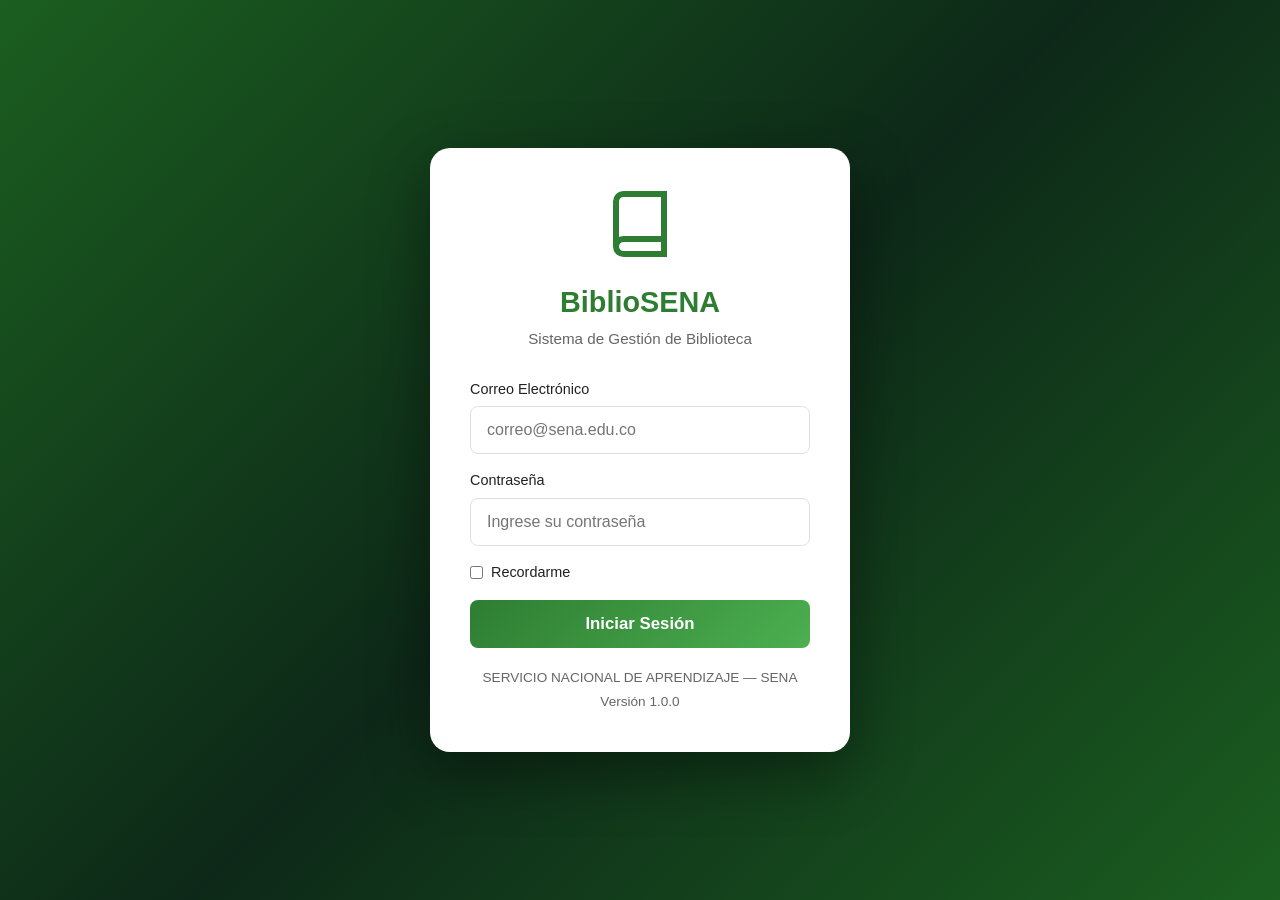
<file: index.html>
<!DOCTYPE html>
<html lang="es">
<head>
    <meta charset="UTF-8">
    <meta name="viewport" content="width=device-width, initial-scale=1.0">
    <title>BiblioSENA — Login</title>
    <link rel="stylesheet" href="styles.css">
</head>
<body class="login-page">
    <div class="login-card">
        <div class="login-header">
            <svg class="login-logo" viewBox="0 0 24 24" fill="none" stroke="#2E7D32" stroke-width="2">
                <path d="M4 19.5A2.5 2.5 0 0 1 6.5 17H20"/><path d="M6.5 2H20v20H6.5A2.5 2.5 0 0 1 4 19.5v-15A2.5 2.5 0 0 1 6.5 2z"/>
            </svg>
            <h1 class="login-title">BiblioSENA</h1>
            <p class="login-subtitle">Sistema de Gestión de Biblioteca</p>
        </div>
        <form class="login-form" action="dashboard.html" method="POST">
            <div class="form-group">
                <label>Correo Electrónico</label>
                <input type="email" placeholder="correo@sena.edu.co" required>
            </div>
            <div class="form-group">
                <label>Contraseña</label>
                <input type="password" placeholder="Ingrese su contraseña" required>
            </div>
            <div class="form-group">
                <label style="display:flex;align-items:center;gap:8px;cursor:pointer">
                    <input type="checkbox" style="width:auto"> Recordarme
                </label>
            </div>
            <button type="submit" class="btn">Iniciar Sesión</button>
        </form>
        <div class="login-footer">
            <p>SERVICIO NACIONAL DE APRENDIZAJE — SENA</p>
            <p style="margin-top:4px">Versión 1.0.0</p>
        </div>
    </div>
    <script src="app.js"></script>
</body>
</html>
</file>
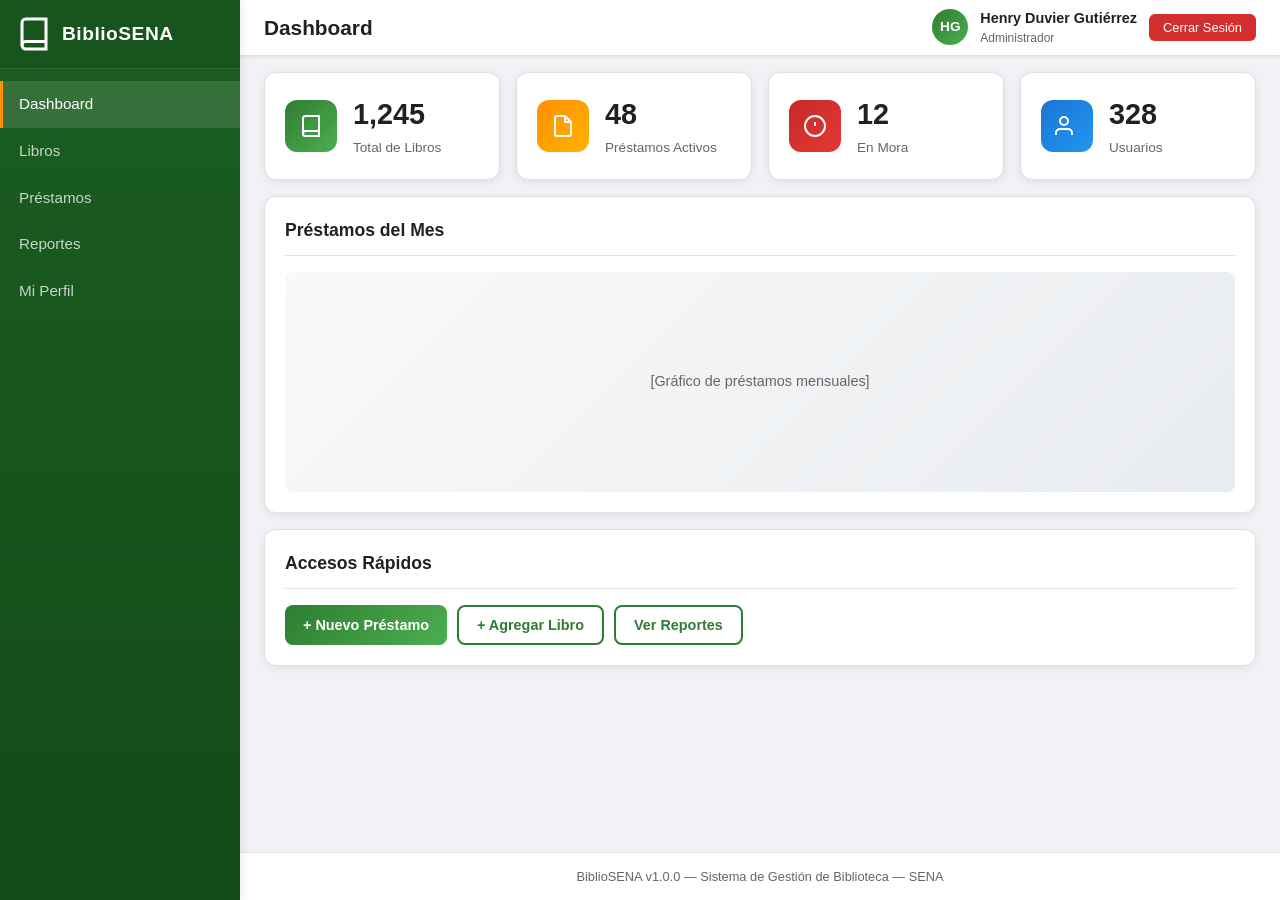
<file: dashboard.html>
<!DOCTYPE html>
<html lang="es">
<head>
    <meta charset="UTF-8">
    <meta name="viewport" content="width=device-width, initial-scale=1.0">
    <title>BiblioSENA — Dashboard</title>
    <link rel="stylesheet" href="styles.css">
</head>
<body>
    <div class="app-layout">
        <aside class="sidebar">
            <div class="sidebar__header">
                <svg class="sidebar__logo" viewBox="0 0 24 24" fill="none" stroke="white" stroke-width="2">
                    <path d="M4 19.5A2.5 2.5 0 0 1 6.5 17H20"/><path d="M6.5 2H20v20H6.5A2.5 2.5 0 0 1 4 19.5v-15A2.5 2.5 0 0 1 6.5 2z"/>
                </svg>
                <span class="sidebar__title">BiblioSENA</span>
            </div>
            <nav class="sidebar__nav">
                <ul class="nav__list">
                    <li><a href="dashboard.html" class="nav__link nav__link--active">Dashboard</a></li>
                    <li><a href="libros.html" class="nav__link">Libros</a></li>
                    <li><a href="prestamos.html" class="nav__link">Préstamos</a></li>
                    <li><a href="reportes.html" class="nav__link">Reportes</a></li>
                    <li><a href="perfil.html" class="nav__link">Mi Perfil</a></li>
                </ul>
            </nav>
        </aside>
        <main class="main-content">
            <header class="app-header">
                <h2 class="header__title">Dashboard</h2>
                <div class="user-menu">
                    <div class="user-avatar">HG</div>
                    <div>
                        <div class="user-name">Henry Duvier Gutiérrez</div>
                        <div class="user-role">Administrador</div>
                    </div>
                    <button class="btn--logout" onclick="window.location.href='index.html'">Cerrar Sesión</button>
                </div>
            </header>
            <div class="page-content">
                <section class="stats-grid">
                    <article class="stat-card">
                        <div class="stat-card__icon">
                            <svg width="24" height="24" viewBox="0 0 24 24" fill="none" stroke="white" stroke-width="2">
                                <path d="M4 19.5A2.5 2.5 0 0 1 6.5 17H20"/><path d="M6.5 2H20v20H6.5A2.5 2.5 0 0 1 4 19.5v-15A2.5 2.5 0 0 1 6.5 2z"/>
                            </svg>
                        </div>
                        <div>
                            <div class="stat-card__value">1,245</div>
                            <div class="stat-card__label">Total de Libros</div>
                        </div>
                    </article>
                    <article class="stat-card">
                        <div class="stat-card__icon orange">
                            <svg width="24" height="24" viewBox="0 0 24 24" fill="none" stroke="white" stroke-width="2">
                                <path d="M14 2H6a2 2 0 0 0-2 2v16a2 2 0 0 0 2 2h12a2 2 0 0 0 2-2V8z"/><polyline points="14 2 14 8 20 8"/>
                            </svg>
                        </div>
                        <div>
                            <div class="stat-card__value">48</div>
                            <div class="stat-card__label">Préstamos Activos</div>
                        </div>
                    </article>
                    <article class="stat-card">
                        <div class="stat-card__icon red">
                            <svg width="24" height="24" viewBox="0 0 24 24" fill="none" stroke="white" stroke-width="2">
                                <circle cx="12" cy="12" r="10"/><line x1="12" y1="8" x2="12" y2="12"/><line x1="12" y1="16" x2="12.01" y2="16"/>
                            </svg>
                        </div>
                        <div>
                            <div class="stat-card__value">12</div>
                            <div class="stat-card__label">En Mora</div>
                        </div>
                    </article>
                    <article class="stat-card">
                        <div class="stat-card__icon blue">
                            <svg width="24" height="24" viewBox="0 0 24 24" fill="none" stroke="white" stroke-width="2">
                                <path d="M17 21v-2a4 4 0 0 0-4-4H5a4 4 0 0 0-4 4v2"/><circle cx="9" cy="7" r="4"/>
                            </svg>
                        </div>
                        <div>
                            <div class="stat-card__value">328</div>
                            <div class="stat-card__label">Usuarios</div>
                        </div>
                    </article>
                </section>
                <section class="section">
                    <h3 class="section__title">Préstamos del Mes</h3>
                    <div class="chart-container">[Gráfico de préstamos mensuales]</div>
                </section>
                <section class="section">
                    <h3 class="section__title">Accesos Rápidos</h3>
                    <div class="quick-actions">
                        <button class="btn">+ Nuevo Préstamo</button>
                        <button class="btn btn--outline">+ Agregar Libro</button>
                        <button class="btn btn--outline" onclick="window.location.href='reportes.html'">Ver Reportes</button>
                    </div>
                </section>
            </div>
            <footer class="main-footer">BiblioSENA v1.0.0 — Sistema de Gestión de Biblioteca — SENA</footer>
        </main>
    </div>
    <script src="app.js"></script>
</body>
</html>
</file>
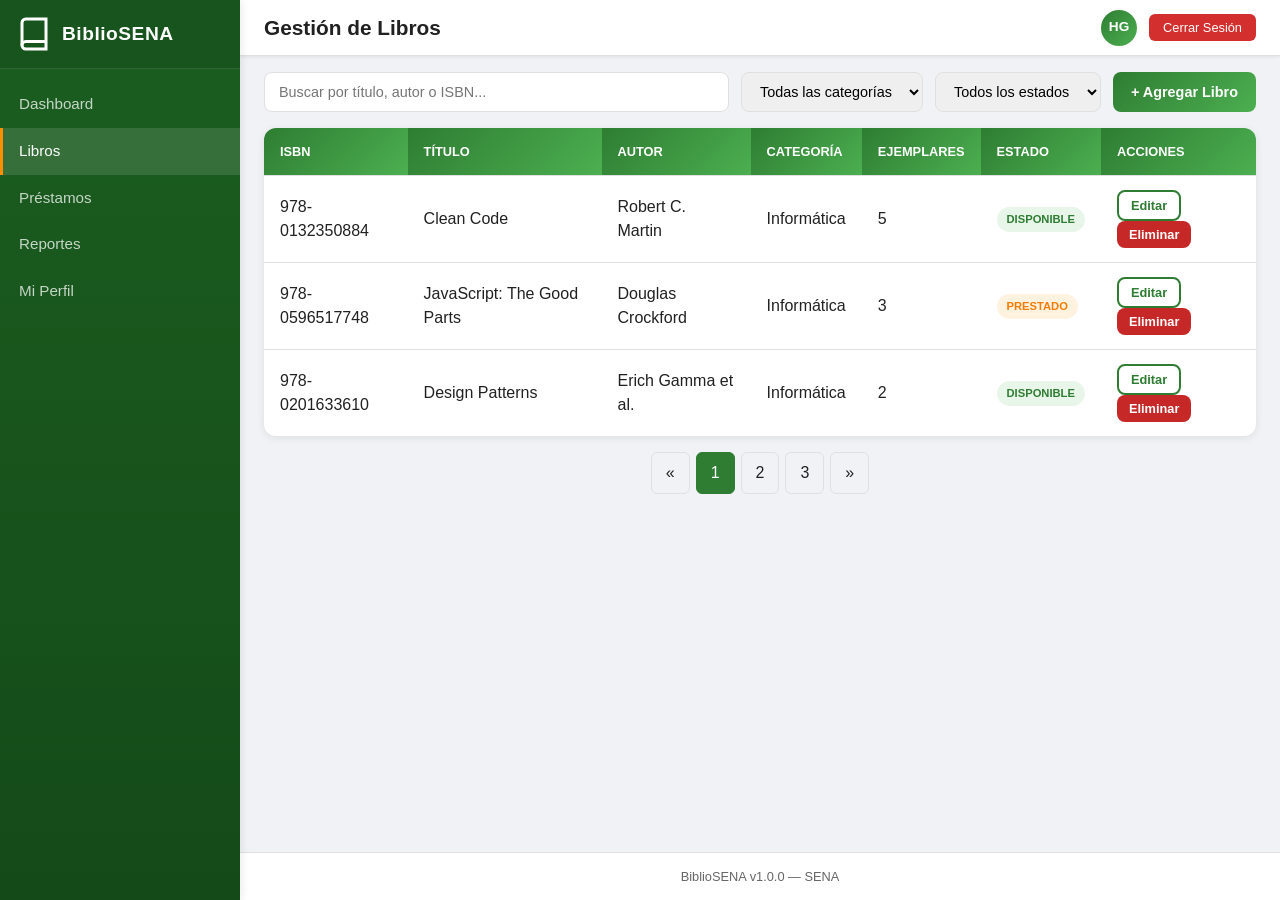
<file: libros.html>
<!DOCTYPE html>
<html lang="es">
<head>
    <meta charset="UTF-8">
    <meta name="viewport" content="width=device-width, initial-scale=1.0">
    <title>BiblioSENA — Libros</title>
    <link rel="stylesheet" href="styles.css">
</head>
<body>
    <div class="app-layout">
        <aside class="sidebar">
            <div class="sidebar__header">
                <svg class="sidebar__logo" viewBox="0 0 24 24" fill="none" stroke="white" stroke-width="2"><path d="M4 19.5A2.5 2.5 0 0 1 6.5 17H20"/><path d="M6.5 2H20v20H6.5A2.5 2.5 0 0 1 4 19.5v-15A2.5 2.5 0 0 1 6.5 2z"/></svg>
                <span class="sidebar__title">BiblioSENA</span>
            </div>
            <nav class="sidebar__nav">
                <ul class="nav__list">
                    <li><a href="dashboard.html" class="nav__link">Dashboard</a></li>
                    <li><a href="libros.html" class="nav__link nav__link--active">Libros</a></li>
                    <li><a href="prestamos.html" class="nav__link">Préstamos</a></li>
                    <li><a href="reportes.html" class="nav__link">Reportes</a></li>
                    <li><a href="perfil.html" class="nav__link">Mi Perfil</a></li>
                </ul>
            </nav>
        </aside>
        <main class="main-content">
            <header class="app-header"><h2 class="header__title">Gestión de Libros</h2><div class="user-menu"><div class="user-avatar">HG</div><button class="btn--logout" onclick="window.location.href='index.html'">Cerrar Sesión</button></div></header>
            <div class="page-content">
                <div class="toolbar">
                    <input type="search" placeholder="Buscar por título, autor o ISBN..." class="toolbar__search">
                    <select><option>Todas las categorías</option><option>Informática</option><option>Matemáticas</option></select>
                    <select><option>Todos los estados</option><option>Disponible</option><option>Prestado</option></select>
                    <button class="btn">+ Agregar Libro</button>
                </div>
                <table>
                    <thead><tr><th>ISBN</th><th>Título</th><th>Autor</th><th>Categoría</th><th>Ejemplares</th><th>Estado</th><th>Acciones</th></tr></thead>
                    <tbody>
                        <tr><td>978-0132350884</td><td>Clean Code</td><td>Robert C. Martin</td><td>Informática</td><td>5</td><td><span class="badge badge--success">Disponible</span></td><td><button class="btn btn--outline btn--small">Editar</button> <button class="btn btn--small" style="background:#C62828">Eliminar</button></td></tr>
                        <tr><td>978-0596517748</td><td>JavaScript: The Good Parts</td><td>Douglas Crockford</td><td>Informática</td><td>3</td><td><span class="badge badge--warning">Prestado</span></td><td><button class="btn btn--outline btn--small">Editar</button> <button class="btn btn--small" style="background:#C62828">Eliminar</button></td></tr>
                        <tr><td>978-0201633610</td><td>Design Patterns</td><td>Erich Gamma et al.</td><td>Informática</td><td>2</td><td><span class="badge badge--success">Disponible</span></td><td><button class="btn btn--outline btn--small">Editar</button> <button class="btn btn--small" style="background:#C62828">Eliminar</button></td></tr>
                    </tbody>
                </table>
                <nav class="pagination"><a href="#">&laquo;</a><a href="#" class="active">1</a><a href="#">2</a><a href="#">3</a><a href="#">&raquo;</a></nav>
            </div>
            <footer class="main-footer">BiblioSENA v1.0.0 — SENA</footer>
        </main>
    </div>
    <script src="app.js"></script>
</body>
</html>
</file>
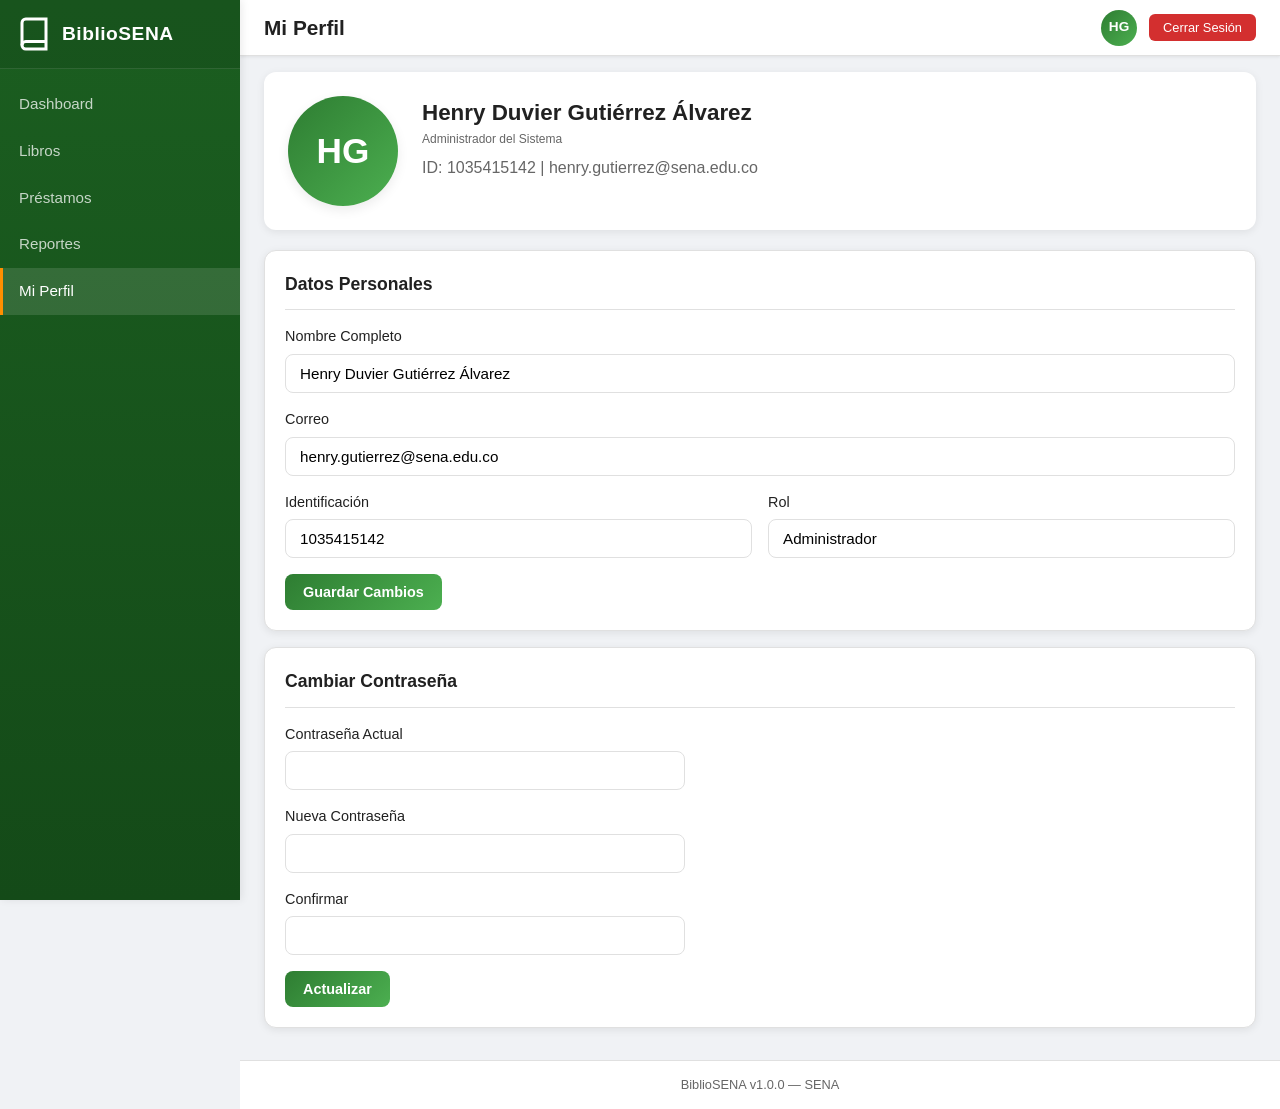
<file: perfil.html>
<!DOCTYPE html>
<html lang="es">
<head>
    <meta charset="UTF-8">
    <meta name="viewport" content="width=device-width, initial-scale=1.0">
    <title>BiblioSENA — Mi Perfil</title>
    <link rel="stylesheet" href="styles.css">
</head>
<body>
    <div class="app-layout">
        <aside class="sidebar">
            <div class="sidebar__header"><svg class="sidebar__logo" viewBox="0 0 24 24" fill="none" stroke="white" stroke-width="2"><path d="M4 19.5A2.5 2.5 0 0 1 6.5 17H20"/><path d="M6.5 2H20v20H6.5A2.5 2.5 0 0 1 4 19.5v-15A2.5 2.5 0 0 1 6.5 2z"/></svg><span class="sidebar__title">BiblioSENA</span></div>
            <nav class="sidebar__nav"><ul class="nav__list">
                <li><a href="dashboard.html" class="nav__link">Dashboard</a></li>
                <li><a href="libros.html" class="nav__link">Libros</a></li>
                <li><a href="prestamos.html" class="nav__link">Préstamos</a></li>
                <li><a href="reportes.html" class="nav__link">Reportes</a></li>
                <li><a href="perfil.html" class="nav__link nav__link--active">Mi Perfil</a></li>
            </ul></nav>
        </aside>
        <main class="main-content">
            <header class="app-header"><h2 class="header__title">Mi Perfil</h2><div class="user-menu"><div class="user-avatar">HG</div><button class="btn--logout" onclick="window.location.href='index.html'">Cerrar Sesión</button></div></header>
            <div class="page-content">
                <div class="profile-header">
                    <div class="profile-photo">HG</div>
                    <div class="profile-info">
                        <h2 class="profile-name">Henry Duvier Gutiérrez Álvarez</h2>
                        <p class="user-role">Administrador del Sistema</p>
                        <p style="margin-top:8px;color:var(--text-muted)">ID: 1035415142 | henry.gutierrez@sena.edu.co</p>
                    </div>
                </div>
                <section class="section">
                    <h3 class="section__title">Datos Personales</h3>
                    <form>
                        <div class="form-group"><label>Nombre Completo</label><input type="text" value="Henry Duvier Gutiérrez Álvarez"></div>
                        <div class="form-group"><label>Correo</label><input type="email" value="henry.gutierrez@sena.edu.co"></div>
                        <div class="form-row">
                            <div class="form-group"><label>Identificación</label><input type="text" value="1035415142" readonly></div>
                            <div class="form-group"><label>Rol</label><input type="text" value="Administrador" readonly></div>
                        </div>
                        <button type="submit" class="btn">Guardar Cambios</button>
                    </form>
                </section>
                <section class="section">
                    <h3 class="section__title">Cambiar Contraseña</h3>
                    <form style="max-width:400px">
                        <div class="form-group"><label>Contraseña Actual</label><input type="password"></div>
                        <div class="form-group"><label>Nueva Contraseña</label><input type="password"></div>
                        <div class="form-group"><label>Confirmar</label><input type="password"></div>
                        <button type="submit" class="btn">Actualizar</button>
                    </form>
                </section>
            </div>
            <footer class="main-footer">BiblioSENA v1.0.0 — SENA</footer>
        </main>
    </div>
    <script src="app.js"></script>
</body>
</html>
</file>
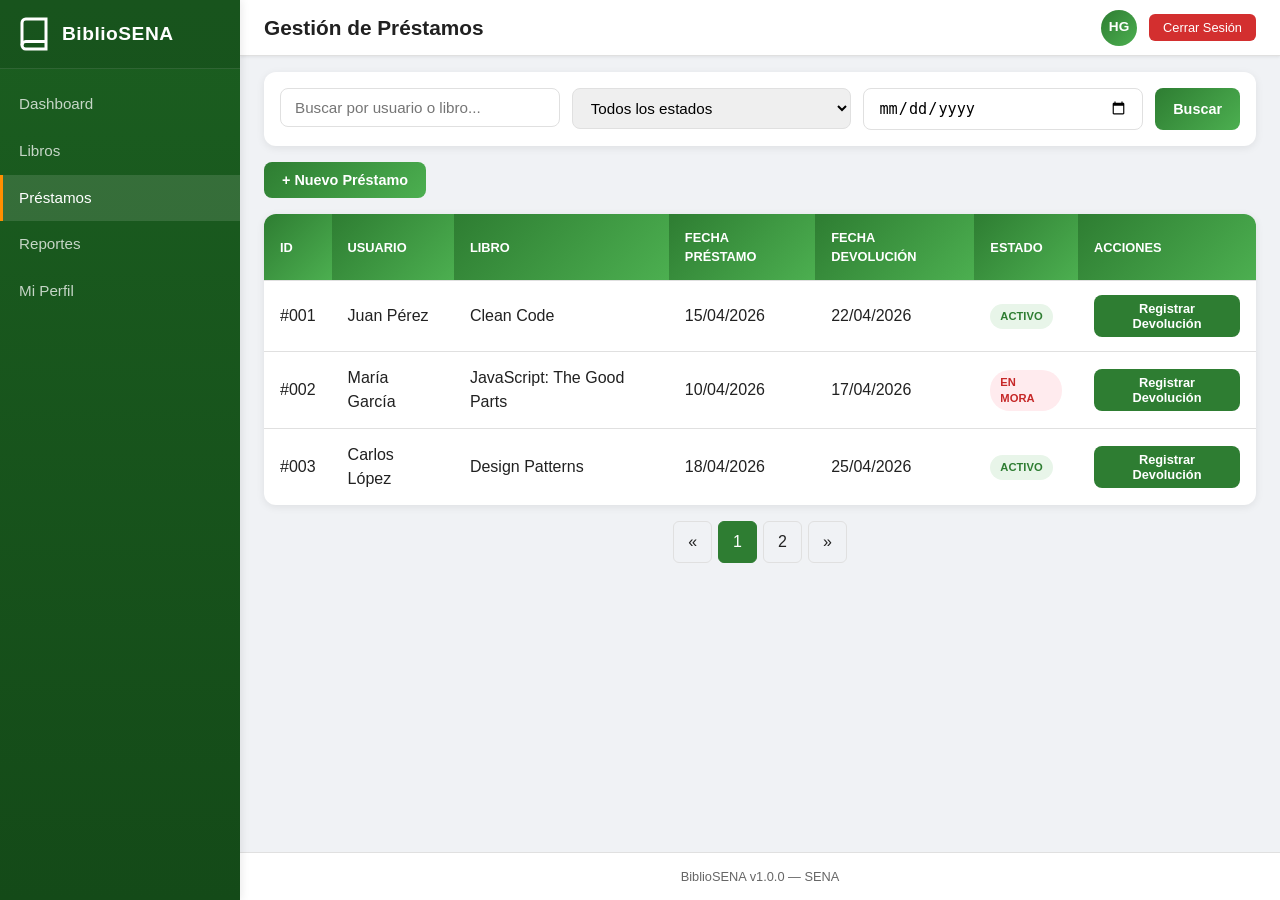
<file: prestamos.html>
<!DOCTYPE html>
<html lang="es">
<head>
    <meta charset="UTF-8">
    <meta name="viewport" content="width=device-width, initial-scale=1.0">
    <title>BiblioSENA — Préstamos</title>
    <link rel="stylesheet" href="styles.css">
</head>
<body>
    <div class="app-layout">
        <aside class="sidebar">
            <div class="sidebar__header">
                <svg class="sidebar__logo" viewBox="0 0 24 24" fill="none" stroke="white" stroke-width="2"><path d="M4 19.5A2.5 2.5 0 0 1 6.5 17H20"/><path d="M6.5 2H20v20H6.5A2.5 2.5 0 0 1 4 19.5v-15A2.5 2.5 0 0 1 6.5 2z"/></svg>
                <span class="sidebar__title">BiblioSENA</span>
            </div>
            <nav class="sidebar__nav">
                <ul class="nav__list">
                    <li><a href="dashboard.html" class="nav__link">Dashboard</a></li>
                    <li><a href="libros.html" class="nav__link">Libros</a></li>
                    <li><a href="prestamos.html" class="nav__link nav__link--active">Préstamos</a></li>
                    <li><a href="reportes.html" class="nav__link">Reportes</a></li>
                    <li><a href="perfil.html" class="nav__link">Mi Perfil</a></li>
                </ul>
            </nav>
        </aside>
        <main class="main-content">
            <header class="app-header"><h2 class="header__title">Gestión de Préstamos</h2><div class="user-menu"><div class="user-avatar">HG</div><button class="btn--logout" onclick="window.location.href='index.html'">Cerrar Sesión</button></div></header>
            <div class="page-content">
                <form class="form-filters">
                    <div class="form-group"><input type="search" placeholder="Buscar por usuario o libro..."></div>
                    <div class="form-group"><select><option>Todos los estados</option><option>Activo</option><option>Devuelto</option><option>En Mora</option></select></div>
                    <div class="form-group"><input type="date"></div>
                    <button type="submit" class="btn">Buscar</button>
                </form>
                <div class="toolbar"><button class="btn">+ Nuevo Préstamo</button></div>
                <table>
                    <thead><tr><th>ID</th><th>Usuario</th><th>Libro</th><th>Fecha Préstamo</th><th>Fecha Devolución</th><th>Estado</th><th>Acciones</th></tr></thead>
                    <tbody>
                        <tr><td>#001</td><td>Juan Pérez</td><td>Clean Code</td><td>15/04/2026</td><td>22/04/2026</td><td><span class="badge badge--success">Activo</span></td><td><button class="btn btn--small" style="background:#2E7D32">Registrar Devolución</button></td></tr>
                        <tr><td>#002</td><td>María García</td><td>JavaScript: The Good Parts</td><td>10/04/2026</td><td>17/04/2026</td><td><span class="badge badge--error">En Mora</span></td><td><button class="btn btn--small" style="background:#2E7D32">Registrar Devolución</button></td></tr>
                        <tr><td>#003</td><td>Carlos López</td><td>Design Patterns</td><td>18/04/2026</td><td>25/04/2026</td><td><span class="badge badge--success">Activo</span></td><td><button class="btn btn--small" style="background:#2E7D32">Registrar Devolución</button></td></tr>
                    </tbody>
                </table>
                <nav class="pagination"><a href="#">&laquo;</a><a href="#" class="active">1</a><a href="#">2</a><a href="#">&raquo;</a></nav>
            </div>
            <footer class="main-footer">BiblioSENA v1.0.0 — SENA</footer>
        </main>
    </div>
    <script src="app.js"></script>
</body>
</html>
</file>
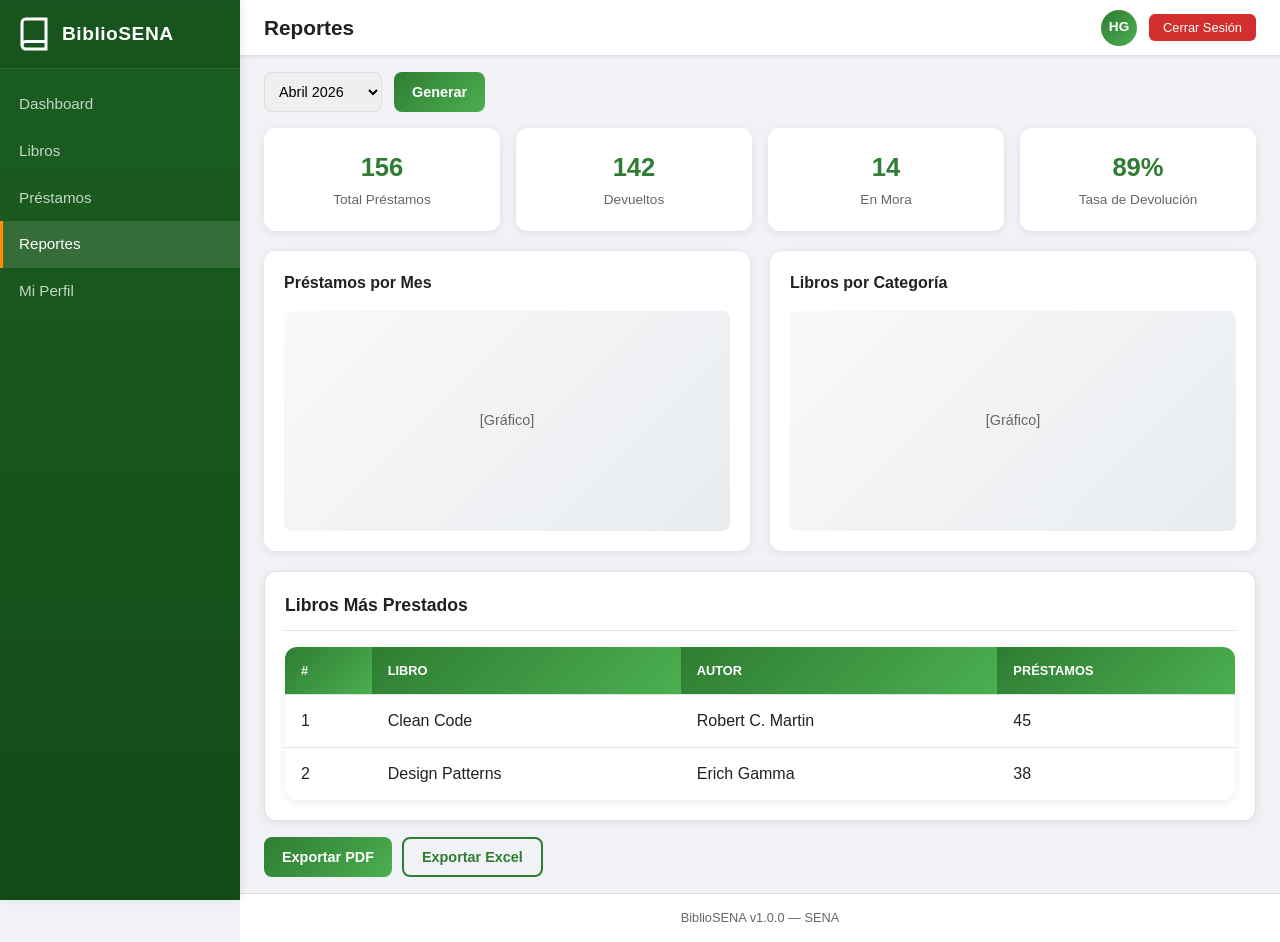
<file: reportes.html>
<!DOCTYPE html>
<html lang="es">
<head>
    <meta charset="UTF-8">
    <meta name="viewport" content="width=device-width, initial-scale=1.0">
    <title>BiblioSENA — Reportes</title>
    <link rel="stylesheet" href="styles.css">
</head>
<body>
    <div class="app-layout">
        <aside class="sidebar">
            <div class="sidebar__header"><svg class="sidebar__logo" viewBox="0 0 24 24" fill="none" stroke="white" stroke-width="2"><path d="M4 19.5A2.5 2.5 0 0 1 6.5 17H20"/><path d="M6.5 2H20v20H6.5A2.5 2.5 0 0 1 4 19.5v-15A2.5 2.5 0 0 1 6.5 2z"/></svg><span class="sidebar__title">BiblioSENA</span></div>
            <nav class="sidebar__nav"><ul class="nav__list">
                <li><a href="dashboard.html" class="nav__link">Dashboard</a></li>
                <li><a href="libros.html" class="nav__link">Libros</a></li>
                <li><a href="prestamos.html" class="nav__link">Préstamos</a></li>
                <li><a href="reportes.html" class="nav__link nav__link--active">Reportes</a></li>
                <li><a href="perfil.html" class="nav__link">Mi Perfil</a></li>
            </ul></nav>
        </aside>
        <main class="main-content">
            <header class="app-header"><h2 class="header__title">Reportes</h2><div class="user-menu"><div class="user-avatar">HG</div><button class="btn--logout" onclick="window.location.href='index.html'">Cerrar Sesión</button></div></header>
            <div class="page-content">
                <div class="toolbar"><select style="padding:10px;border:1px solid #ddd;border-radius:8px"><option>Abril 2026</option><option>Marzo 2026</option></select><button class="btn">Generar</button></div>
                <section class="summary-grid">
                    <article class="summary-item"><div class="summary-item__value">156</div><div class="summary-item__label">Total Préstamos</div></article>
                    <article class="summary-item"><div class="summary-item__value">142</div><div class="summary-item__label">Devueltos</div></article>
                    <article class="summary-item"><div class="summary-item__value">14</div><div class="summary-item__label">En Mora</div></article>
                    <article class="summary-item"><div class="summary-item__value">89%</div><div class="summary-item__label">Tasa de Devolución</div></article>
                </section>
                <section class="charts-grid">
                    <article class="chart-card"><h3 class="chart-card__title">Préstamos por Mes</h3><div class="chart-container">[Gráfico]</div></article>
                    <article class="chart-card"><h3 class="chart-card__title">Libros por Categoría</h3><div class="chart-container">[Gráfico]</div></article>
                </section>
                <section class="section"><h3 class="section__title">Libros Más Prestados</h3><table><thead><tr><th>#</th><th>Libro</th><th>Autor</th><th>Préstamos</th></tr></thead><tbody><tr><td>1</td><td>Clean Code</td><td>Robert C. Martin</td><td>45</td></tr><tr><td>2</td><td>Design Patterns</td><td>Erich Gamma</td><td>38</td></tr></tbody></table></section>
                <div class="quick-actions"><button class="btn">Exportar PDF</button><button class="btn btn--outline">Exportar Excel</button></div>
            </div>
            <footer class="main-footer">BiblioSENA v1.0.0 — SENA</footer>
        </main>
    </div>
    <script src="app.js"></script>
</body>
</html>
</file>
<file: styles.css>
:root {
    --primary: #2E7D32;
    --primary-dark: #1B5E20;
    --primary-light: #4CAF50;
    --secondary: #FF8F00;
    --bg: #F0F2F5;
    --surface: #FFFFFF;
    --text: #212121;
    --text-muted: #666;
    --border: #E0E0E0;
    --shadow: rgba(0,0,0,0.08);
    --sidebar-width: 240px;
    --header-height: 56px;
}
* { margin: 0; padding: 0; box-sizing: border-box; }
html, body { height: 100%; }
body { font-family: 'Segoe UI', 'Roboto', sans-serif; background: var(--bg); color: var(--text); line-height: 1.5; }

.app-layout { display: flex; min-height: 100vh; }

.sidebar { 
    width: var(--sidebar-width); 
    background: linear-gradient(180deg, var(--primary-dark) 0%, #144a18 100%); 
    color: white; 
    position: fixed; 
    height: 100vh;
    box-shadow: 2px 0 8px var(--shadow);
}
.sidebar__header { 
    padding: 16px; 
    display: flex; 
    align-items: center; 
    gap: 10px; 
    border-bottom: 1px solid rgba(255,255,255,0.1);
    background: rgba(0,0,0,0.1);
}
.sidebar__logo { width: 36px; height: 36px; }
.sidebar__title { font-size: 1.2rem; font-weight: 700; letter-spacing: 0.5px; }
.sidebar__nav { padding: 12px 0; }
.nav__list { list-style: none; }
.nav__link { 
    display: flex; 
    align-items: center; 
    gap: 12px; 
    padding: 12px 16px; 
    color: rgba(255,255,255,0.75); 
    text-decoration: none; 
    border-left: 3px solid transparent;
    font-size: 0.95rem;
    transition: all 0.2s;
}
.nav__link:hover { 
    background: rgba(255,255,255,0.08); 
    color: white; 
}
.nav__link--active { 
    background: rgba(255,255,255,0.12); 
    color: white; 
    border-left-color: var(--secondary);
    font-weight: 500;
}
.nav__icon { width: 20px; height: 20px; opacity: 0.9; }

.main-content { flex: 1; margin-left: var(--sidebar-width); display: flex; flex-direction: column; min-height: 100vh; }

.app-header { 
    height: var(--header-height); 
    background: var(--surface); 
    padding: 0 24px; 
    display: flex; 
    justify-content: space-between; 
    align-items: center; 
    border-bottom: 1px solid var(--border);
    box-shadow: 0 1px 3px var(--shadow);
}
.header__title { font-size: 1.3rem; font-weight: 600; color: var(--text); }
.user-menu { display: flex; align-items: center; gap: 12px; }
.user-avatar { 
    width: 36px; height: 36px; 
    background: linear-gradient(135deg, var(--primary), var(--primary-light)); 
    border-radius: 50%; 
    display: flex; 
    align-items: center; 
    justify-content: center; 
    color: white; 
    font-weight: 600; 
    font-size: 0.85rem;
}
.user-name { font-weight: 600; font-size: 0.9rem; }
.user-role { font-size: 0.75rem; color: var(--text-muted); }
.btn--logout { 
    padding: 6px 14px; 
    background: #D32F2F; 
    color: white; 
    border: none; 
    border-radius: 6px; 
    cursor: pointer; 
    font-size: 0.8rem;
    font-weight: 500;
    transition: background 0.2s;
}
.btn--logout:hover { background: #B71C1C; }

.page-content { flex: 1; padding: 16px 24px; overflow-y: auto; }

.stats-grid { 
    display: grid; 
    grid-template-columns: repeat(auto-fit, minmax(200px, 1fr)); 
    gap: 16px; 
    margin-bottom: 16px; 
}
.stat-card { 
    background: var(--surface); 
    border: 1px solid var(--border); 
    border-radius: 12px; 
    padding: 20px; 
    display: flex; 
    align-items: center; 
    gap: 16px;
    box-shadow: 0 2px 8px var(--shadow);
    transition: transform 0.2s, box-shadow 0.2s;
}
.stat-card:hover { 
    transform: translateY(-2px); 
    box-shadow: 0 4px 16px var(--shadow);
}
.stat-card__icon { 
    width: 52px; height: 52px; 
    background: linear-gradient(135deg, var(--primary), var(--primary-light)); 
    border-radius: 12px; 
    display: flex; 
    align-items: center; 
    justify-content: center; 
    color: white; 
}
.stat-card__icon.orange { background: linear-gradient(135deg, #FF8F00, #FFB300); }
.stat-card__icon.red { background: linear-gradient(135deg, #C62828, #E53935); }
.stat-card__icon.blue { background: linear-gradient(135deg, #1976D2, #2196F3); }
.stat-card__value { font-size: 1.8rem; font-weight: 700; color: var(--text); }
.stat-card__label { font-size: 0.85rem; color: var(--text-muted); margin-top: 2px; }

.section { 
    background: var(--surface); 
    border: 1px solid var(--border); 
    border-radius: 12px; 
    padding: 20px; 
    margin-bottom: 16px;
    box-shadow: 0 2px 8px var(--shadow);
}
.section__title { 
    font-size: 1.1rem; 
    font-weight: 600; 
    margin-bottom: 16px; 
    padding-bottom: 12px;
    border-bottom: 1px solid var(--border);
}

.chart-container { 
    height: 220px; 
    background: linear-gradient(135deg, #f8f9fa 0%, #e9ecef 100%); 
    border-radius: 8px; 
    display: flex; 
    align-items: center; 
    justify-content: center; 
    color: var(--text-muted);
    font-size: 0.9rem;
}

.toolbar { display: flex; gap: 12px; margin-bottom: 16px; flex-wrap: wrap; }
.toolbar input, .toolbar select { 
    padding: 10px 14px; 
    border: 1px solid var(--border); 
    border-radius: 8px; 
    font-size: 0.9rem;
}
.toolbar input:focus, .toolbar select:focus { outline: none; border-color: var(--primary); }
.toolbar__search { flex: 1; min-width: 200px; }

.btn { 
    padding: 10px 18px; 
    background: linear-gradient(135deg, var(--primary), var(--primary-light)); 
    color: white; 
    border: none; 
    border-radius: 8px; 
    cursor: pointer; 
    font-weight: 600;
    font-size: 0.9rem;
    transition: all 0.2s;
}
.btn:hover { background: var(--primary-dark); transform: translateY(-1px); }
.btn--outline { 
    background: transparent; 
    border: 2px solid var(--primary); 
    color: var(--primary); 
}
.btn--outline:hover { background: var(--primary); color: white; }
.btn--small { padding: 6px 12px; font-size: 0.8rem; }

table { width: 100%; border-collapse: collapse; background: var(--surface); border-radius: 12px; overflow: hidden; box-shadow: 0 2px 8px var(--shadow); }
th, td { padding: 14px 16px; text-align: left; border-bottom: 1px solid var(--border); }
th { background: linear-gradient(135deg, var(--primary), var(--primary-light)); color: white; font-size: 0.8rem; text-transform: uppercase; font-weight: 600; }
tbody tr { transition: background 0.2s; }
tbody tr:hover { background: #f8f9fa; }
tbody tr:last-child td { border-bottom: none; }

.badge { display: inline-block; padding: 4px 10px; border-radius: 20px; font-size: 0.7rem; font-weight: 600; text-transform: uppercase; }
.badge--success { background: #E8F5E9; color: #2E7D32; }
.badge--warning { background: #FFF3E0; color: #F57C00; }
.badge--error { background: #FFEBEE; color: #C62828; }

.pagination { display: flex; gap: 6px; justify-content: center; padding: 16px; }
.pagination a { padding: 8px 14px; border: 1px solid var(--border); border-radius: 6px; color: var(--text); text-decoration: none; transition: all 0.2s; }
.pagination a:hover, .pagination a.active { background: var(--primary); color: white; border-color: var(--primary); }

.main-footer { padding: 14px; text-align: center; color: var(--text-muted); font-size: 0.8rem; border-top: 1px solid var(--border); background: var(--surface); }

.profile-header { display: flex; gap: 24px; margin-bottom: 20px; padding: 24px; background: var(--surface); border-radius: 12px; box-shadow: 0 2px 8px var(--shadow); }
.profile-photo { width: 110px; height: 110px; background: linear-gradient(135deg, var(--primary), var(--primary-light)); border-radius: 50%; display: flex; align-items: center; justify-content: center; color: white; font-size: 2.2rem; font-weight: 600; box-shadow: 0 4px 12px var(--shadow); }
.profile-name { font-size: 1.4rem; font-weight: 700; }
.profile-info { flex: 1; }

.summary-grid { display: grid; grid-template-columns: repeat(auto-fit, minmax(160px, 1fr)); gap: 16px; margin-bottom: 20px; }
.summary-item { background: var(--surface); border-radius: 12px; padding: 20px; text-align: center; box-shadow: 0 2px 8px var(--shadow); }
.summary-item__value { font-size: 1.6rem; font-weight: 700; color: var(--primary); }
.summary-item__label { font-size: 0.85rem; color: var(--text-muted); margin-top: 4px; }

.charts-grid { display: grid; grid-template-columns: repeat(auto-fit, minmax(320px, 1fr)); gap: 20px; margin-bottom: 20px; }
.chart-card { background: var(--surface); border-radius: 12px; padding: 20px; box-shadow: 0 2px 8px var(--shadow); }
.chart-card__title { font-size: 1rem; font-weight: 600; margin-bottom: 16px; }

.form-filters { display: flex; gap: 12px; flex-wrap: wrap; padding: 16px; background: var(--surface); border-radius: 12px; margin-bottom: 16px; box-shadow: 0 2px 8px var(--shadow); }
.form-filters .form-group { flex: 1; min-width: 150px; margin: 0; }
.form-filters input, .form-filters select { width: 100%; padding: 10px; border: 1px solid var(--border); border-radius: 8px; }

.quick-actions { display: flex; gap: 10px; flex-wrap: wrap; }

dialog { border: none; border-radius: 16px; padding: 24px; box-shadow: 0 20px 60px rgba(0,0,0,0.3); max-width: 520px; width: 90%; }
dialog::backdrop { background: rgba(0,0,0,0.6); }
.modal-header { display: flex; justify-content: space-between; align-items: center; margin-bottom: 20px; padding-bottom: 12px; border-bottom: 1px solid var(--border); }
.modal-header h3 { font-size: 1.2rem; font-weight: 600; }
.modal-close { background: none; border: none; font-size: 1.5rem; cursor: pointer; color: var(--text-muted); }
.modal-footer { display: flex; gap: 10px; justify-content: flex-end; margin-top: 20px; padding-top: 16px; border-top: 1px solid var(--border); }
.form-group { margin-bottom: 16px; }
.form-group label { display: block; margin-bottom: 6px; font-weight: 500; color: var(--text); font-size: 0.9rem; }
.form-group input, .form-group select, .form-group textarea { width: 100%; padding: 10px 14px; border: 1px solid var(--border); border-radius: 8px; font-size: 0.95rem; }
.form-group input:focus { outline: none; border-color: var(--primary); box-shadow: 0 0 0 3px rgba(46,125,50,0.15); }
.form-row { display: flex; gap: 16px; }
.form-row > * { flex: 1; }

body.login-page { background: linear-gradient(135deg, var(--primary-dark) 0%, #0d2818 50%, var(--primary-dark) 100%); display: flex; align-items: center; justify-content: center; min-height: 100vh; }
.login-card { background: var(--surface); border-radius: 20px; padding: 40px; width: 100%; max-width: 420px; box-shadow: 0 20px 60px rgba(0,0,0,0.4); }
.login-header { text-align: center; margin-bottom: 28px; }
.login-logo { width: 72px; height: 72px; margin-bottom: 14px; }
.login-title { font-size: 1.8rem; color: var(--primary); font-weight: 700; margin-bottom: 4px; }
.login-subtitle { color: var(--text-muted); font-size: 0.95rem; }
.login-form { margin-top: 24px; }
.login-form .form-group input { padding: 14px 16px; font-size: 1rem; }
.login-form .btn { width: 100%; padding: 14px; font-size: 1.05rem; }
.login-footer { text-align: center; margin-top: 20px; color: var(--text-muted); font-size: 0.85rem; }

@media (max-width: 768px) {
    .sidebar { display: none; }
    .main-content { margin-left: 0; }
    .profile-header { flex-direction: column; align-items: center; text-align: center; }
    .form-row { flex-direction: column; }
}
</file>
